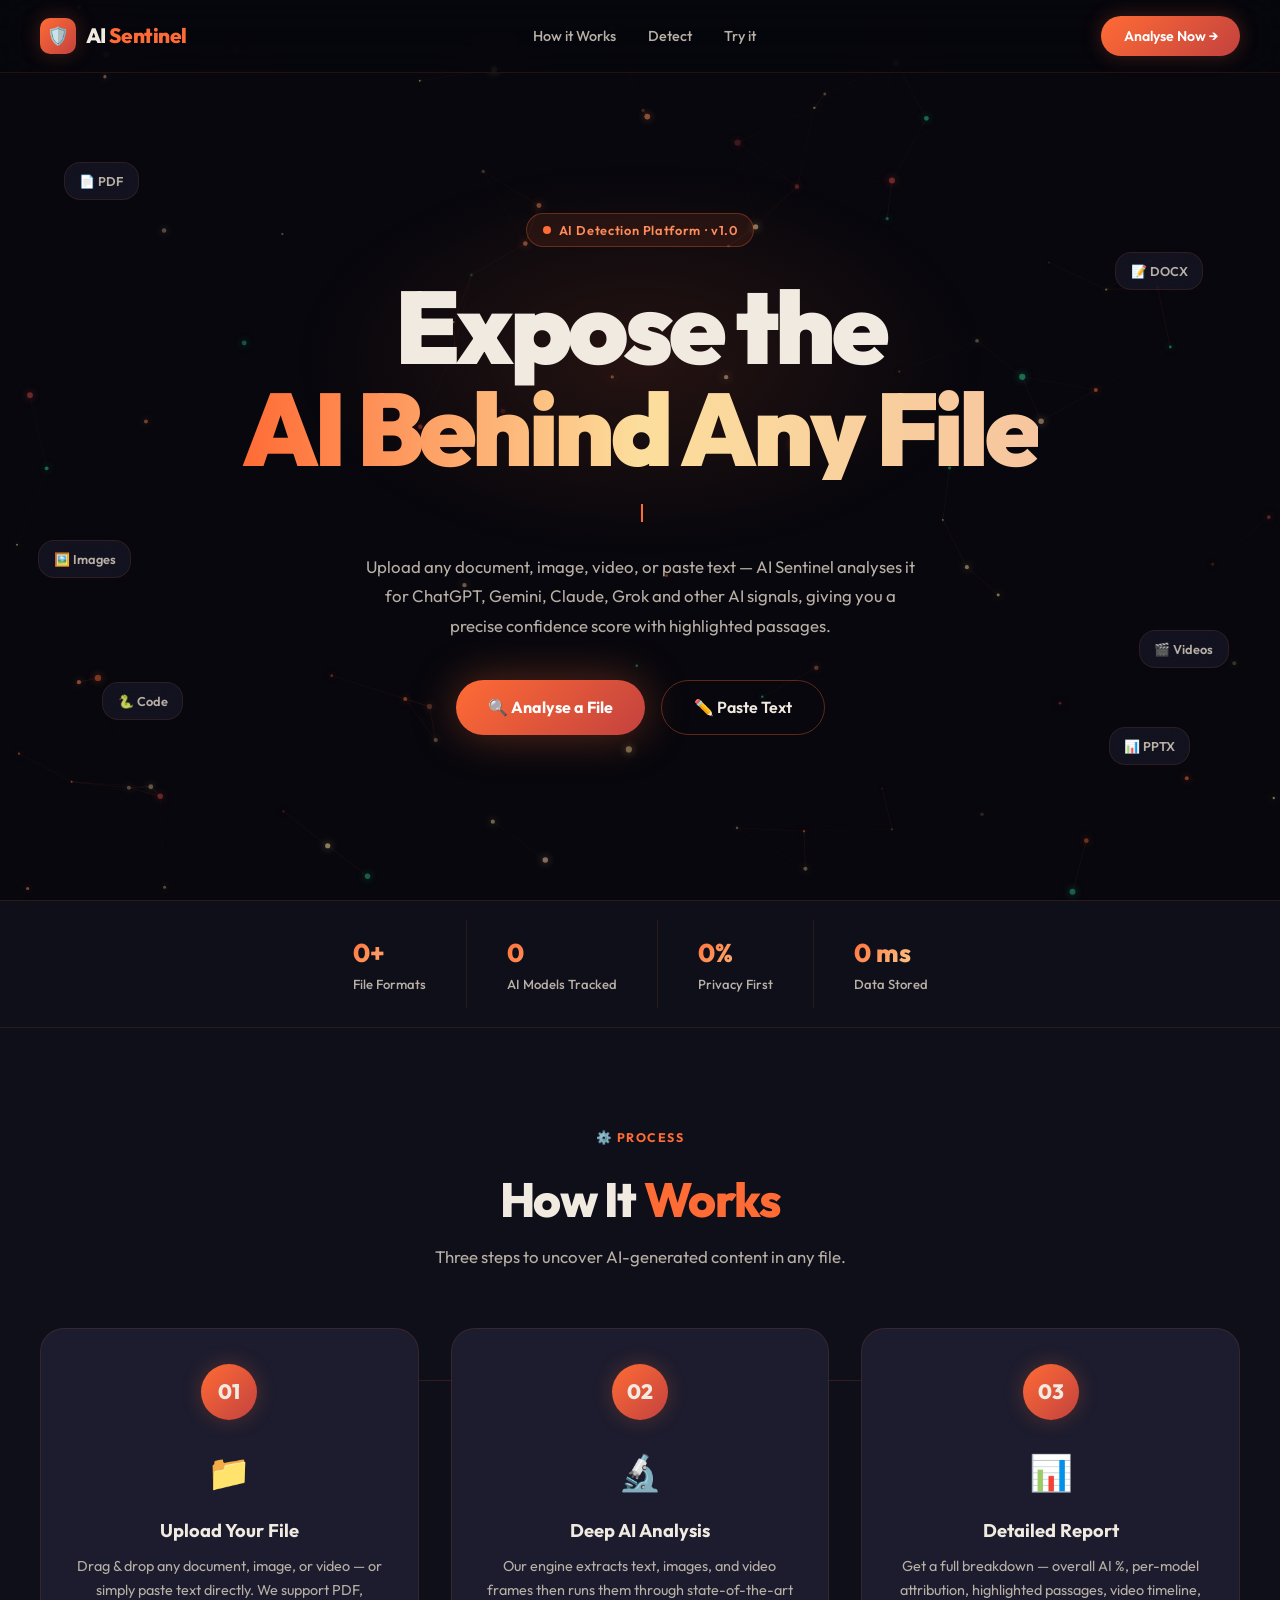
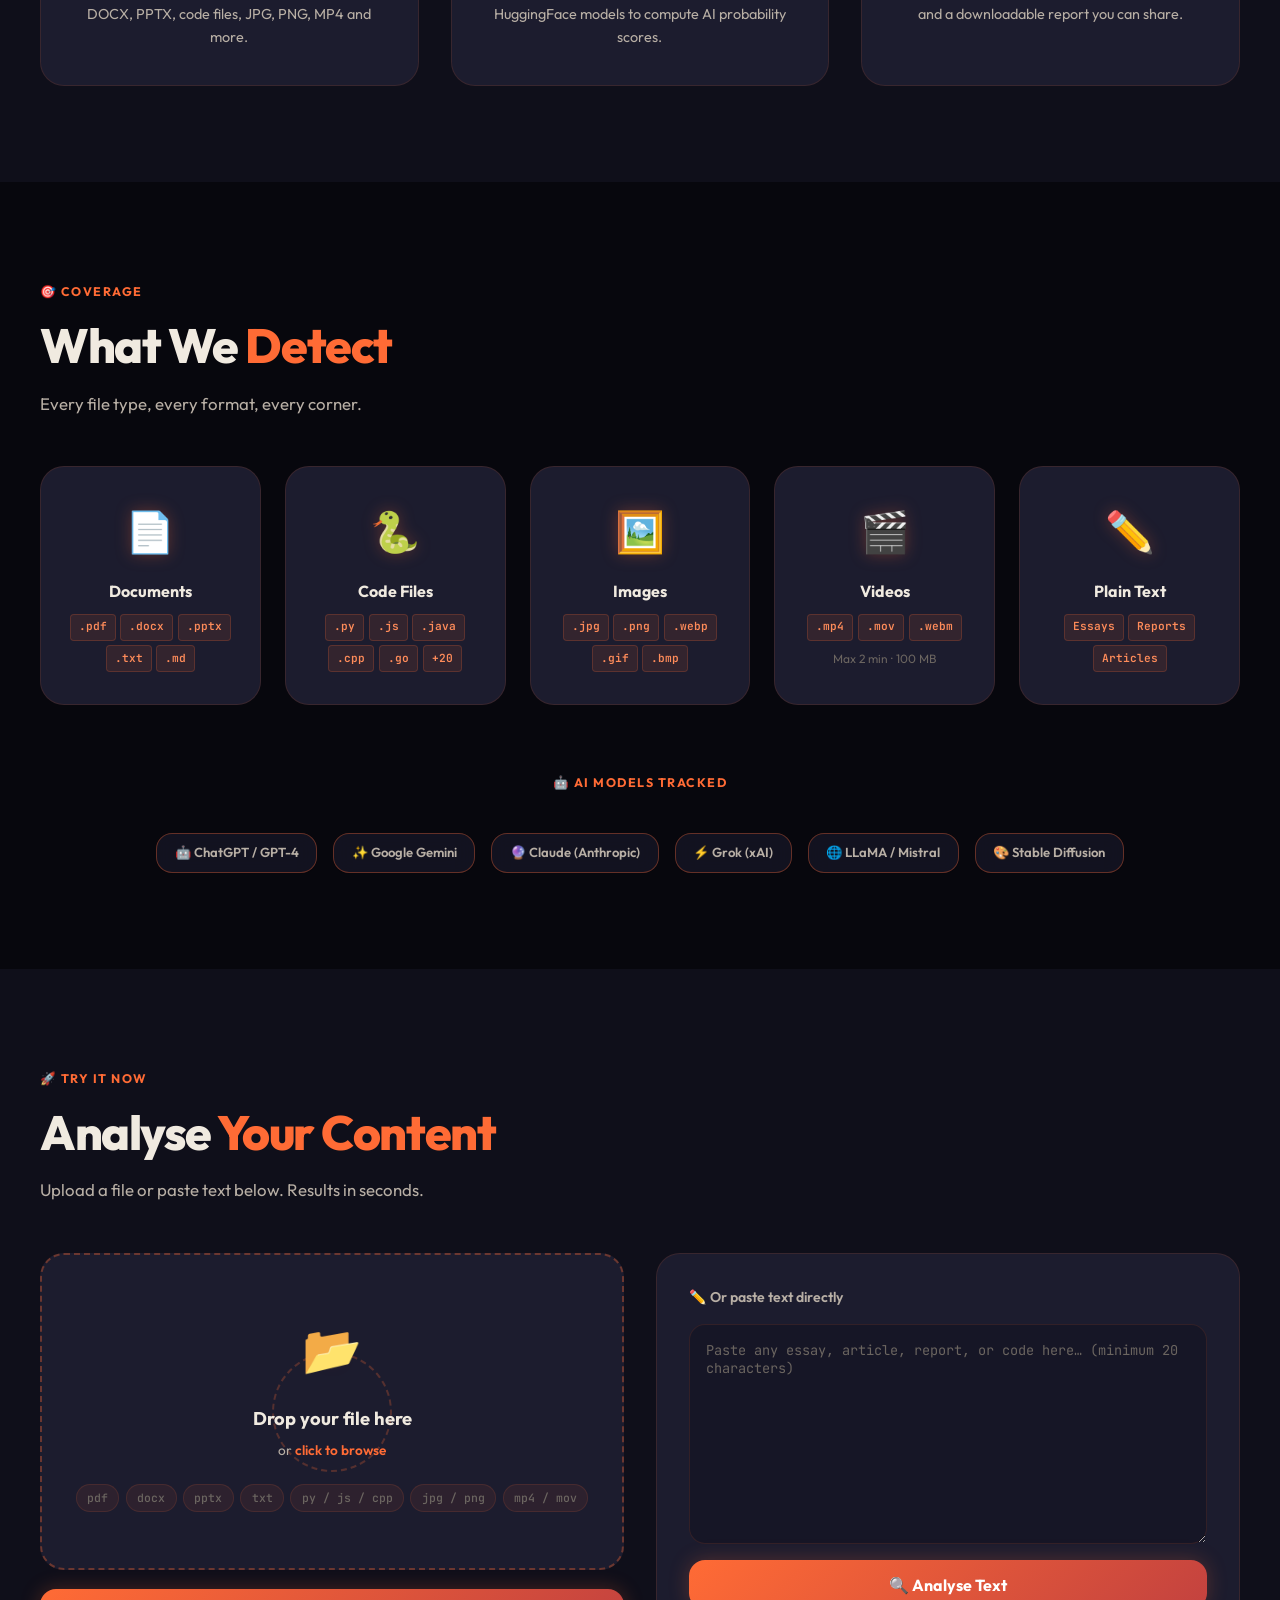
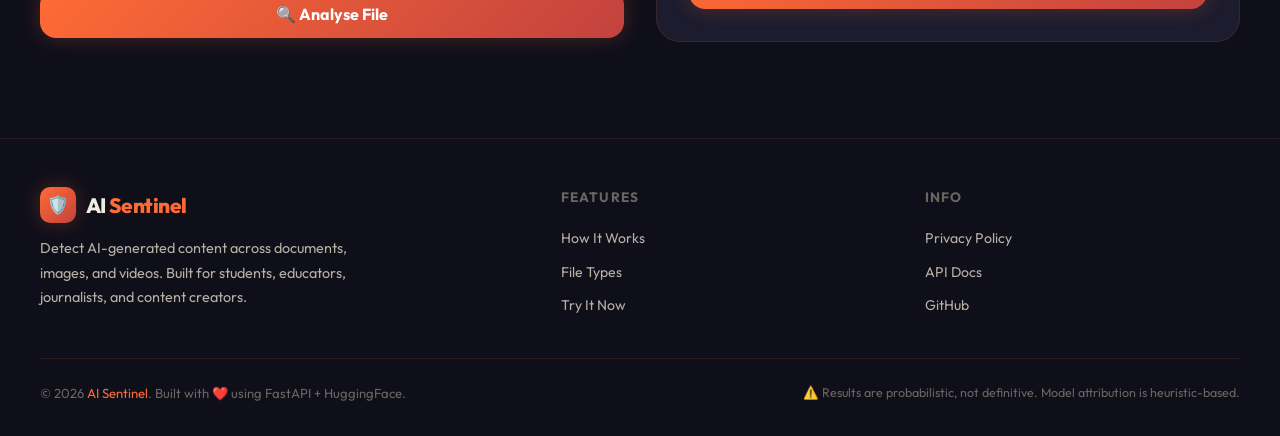
<file: frontend/index.html>
<!DOCTYPE html>
<html lang="en">
<head>
  <meta charset="UTF-8" />
  <meta name="viewport" content="width=device-width, initial-scale=1.0" />
  <title>AI Sentinel — AI Content Detector & Plagiarism Scanner</title>
  <meta name="description" content="Detect ChatGPT, Gemini, Claude & Grok AI-generated content in any file. Scan documents, images, videos, and code with AI Sentinel." />

  <link rel="stylesheet" href="css/main.css" />
  <link rel="stylesheet" href="css/animations.css" />
</head>
<body>

<!-- ══════════ HEADER ══════════ -->
<header class="header" id="header">
  <div class="logo">
    <div class="logo-icon">🛡️</div>
    <span class="logo-text">AI <span>Sentinel</span></span>
  </div>
  <nav>
    <ul class="nav">
      <li><a href="#how-it-works">How it Works</a></li>
      <li><a href="#what-we-detect">Detect</a></li>
      <li><a href="#upload">Try it</a></li>
    </ul>
  </nav>
  <a href="#upload" class="btn-header">Analyse Now →</a>
  <button class="hamburger" aria-label="Menu">
    <span></span><span></span><span></span>
  </button>
</header>

<!-- ══════════ HERO ══════════ -->
<section class="hero" id="hero">
  <canvas id="particle-canvas"></canvas>

  <!-- Floating file type badges -->
  <div class="hero-floats" aria-hidden="true">
    <div class="float-badge">📄 PDF</div>
    <div class="float-badge">📝 DOCX</div>
    <div class="float-badge">🖼️ Images</div>
    <div class="float-badge">🎬 Videos</div>
    <div class="float-badge">🐍 Code</div>
    <div class="float-badge">📊 PPTX</div>
  </div>

  <div class="hero-content">
    <div class="hero-badge">
      <span class="badge-dot"></span>
      AI Detection Platform · v1.0
    </div>

    <h1 class="hero-title">
      <span class="line1">Expose the</span>
      <span class="line2">AI Behind Any File</span>
    </h1>

    <p class="hero-typewriter">
      <span id="typewriter-text"></span><span class="typewriter-cursor"></span>
    </p>

    <p class="hero-desc">
      Upload any document, image, video, or paste text — AI Sentinel
      analyses it for ChatGPT, Gemini, Claude, Grok and other AI signals,
      giving you a precise confidence score with highlighted passages.
    </p>

    <div class="hero-actions">
      <a href="#upload" class="btn-primary">🔍 Analyse a File</a>
      <a href="#upload" class="btn-secondary">✏️ Paste Text</a>
    </div>
  </div>
</section>

<!-- ══════════ STATS BAR ══════════ -->
<div class="stats-bar">
  <div class="stat-item">
    <div>
      <div class="stat-num"><span data-count="15" data-suffix="+">0+</span></div>
      <div class="stat-label">File Formats</div>
    </div>
  </div>
  <div class="stat-item">
    <div>
      <div class="stat-num"><span data-count="6" data-suffix="">0</span></div>
      <div class="stat-label">AI Models Tracked</div>
    </div>
  </div>
  <div class="stat-item">
    <div>
      <div class="stat-num"><span data-count="100" data-suffix="%">0%</span></div>
      <div class="stat-label">Privacy First</div>
    </div>
  </div>
  <div class="stat-item">
    <div>
      <div class="stat-num"><span data-count="0" data-suffix=" ms">0 ms</span></div>
      <div class="stat-label">Data Stored</div>
    </div>
  </div>
</div>

<!-- ══════════ HOW IT WORKS ══════════ -->
<section class="how-section" id="how-it-works">
  <div class="container">
    <div style="text-align:center; margin-bottom:.5rem">
      <span class="section-tag reveal">⚙️ Process</span>
    </div>
    <h2 class="section-title reveal" style="text-align:center">How It <span>Works</span></h2>
    <p class="section-subtitle reveal" style="text-align:center; margin:0 auto 1rem">
      Three steps to uncover AI-generated content in any file.
    </p>

    <div class="steps-grid">
      <div class="step-card reveal delay-1">
        <div class="step-num">01</div>
        <div class="step-icon">📁</div>
        <h3 class="step-title">Upload Your File</h3>
        <p class="step-desc">Drag &amp; drop any document, image, or video — or simply paste text directly. We support PDF, DOCX, PPTX, code files, JPG, PNG, MP4 and more.</p>
      </div>
      <div class="step-card reveal delay-2">
        <div class="step-num">02</div>
        <div class="step-icon">🔬</div>
        <h3 class="step-title">Deep AI Analysis</h3>
        <p class="step-desc">Our engine extracts text, images, and video frames then runs them through state-of-the-art HuggingFace models to compute AI probability scores.</p>
      </div>
      <div class="step-card reveal delay-3">
        <div class="step-num">03</div>
        <div class="step-icon">📊</div>
        <h3 class="step-title">Detailed Report</h3>
        <p class="step-desc">Get a full breakdown — overall AI %, per-model attribution, highlighted passages, video timeline, and a downloadable report you can share.</p>
      </div>
    </div>
  </div>
</section>

<!-- ══════════ WHAT WE DETECT ══════════ -->
<section id="what-we-detect" style="background:var(--bg-0)">
  <div class="container">
    <span class="section-tag reveal">🎯 Coverage</span>
    <h2 class="section-title reveal">What We <span>Detect</span></h2>
    <p class="section-subtitle reveal">Every file type, every format, every corner.</p>

    <div class="detect-grid" style="margin-top:3rem">
      <div class="detect-card reveal delay-1">
        <div class="detect-icon">📄</div>
        <h3 class="detect-title">Documents</h3>
        <div class="detect-tags">
          <span class="tag">.pdf</span><span class="tag">.docx</span><span class="tag">.pptx</span>
          <span class="tag">.txt</span><span class="tag">.md</span>
        </div>
      </div>
      <div class="detect-card reveal delay-2">
        <div class="detect-icon">🐍</div>
        <h3 class="detect-title">Code Files</h3>
        <div class="detect-tags">
          <span class="tag">.py</span><span class="tag">.js</span><span class="tag">.java</span>
          <span class="tag">.cpp</span><span class="tag">.go</span><span class="tag">+20</span>
        </div>
      </div>
      <div class="detect-card reveal delay-3">
        <div class="detect-icon">🖼️</div>
        <h3 class="detect-title">Images</h3>
        <div class="detect-tags">
          <span class="tag">.jpg</span><span class="tag">.png</span><span class="tag">.webp</span>
          <span class="tag">.gif</span><span class="tag">.bmp</span>
        </div>
      </div>
      <div class="detect-card reveal delay-4">
        <div class="detect-icon">🎬</div>
        <h3 class="detect-title">Videos</h3>
        <div class="detect-tags">
          <span class="tag">.mp4</span><span class="tag">.mov</span><span class="tag">.webm</span>
        </div>
        <p style="font-size:.75rem; color:var(--txt-3); margin-top:.5rem">Max 2 min · 100 MB</p>
      </div>
      <div class="detect-card reveal delay-5">
        <div class="detect-icon">✏️</div>
        <h3 class="detect-title">Plain Text</h3>
        <div class="detect-tags">
          <span class="tag">Essays</span><span class="tag">Reports</span><span class="tag">Articles</span>
        </div>
      </div>
    </div>

    <!-- AI Models we track -->
    <div style="margin-top:4rem; text-align:center">
      <p class="section-tag reveal" style="justify-content:center">🤖 AI Models Tracked</p>
      <div style="display:flex; flex-wrap:wrap; gap:1rem; justify-content:center; margin-top:1.5rem">
        <span class="model-badge">🤖 ChatGPT / GPT-4</span>
        <span class="model-badge">✨ Google Gemini</span>
        <span class="model-badge">🔮 Claude (Anthropic)</span>
        <span class="model-badge">⚡ Grok (xAI)</span>
        <span class="model-badge">🌐 LLaMA / Mistral</span>
        <span class="model-badge">🎨 Stable Diffusion</span>
      </div>
    </div>
  </div>
</section>

<!-- ══════════ UPLOAD ZONE ══════════ -->
<section class="upload-section" id="upload">
  <div class="container">
    <span class="section-tag reveal">🚀 Try It Now</span>
    <h2 class="section-title reveal">Analyse <span>Your Content</span></h2>
    <p class="section-subtitle reveal">Upload a file or paste text below. Results in seconds.</p>

    <div class="upload-container">

      <!-- Drop Zone -->
      <div>
        <div class="drop-zone reveal reveal-left" id="drop-zone" tabindex="0" role="button" aria-label="Upload file">
          <div class="drop-orbital" aria-hidden="true"></div>
          <div class="drop-icon">📂</div>
          <h3 class="drop-title">Drop your file here</h3>
          <p class="drop-hint">or <span>click to browse</span></p>
          <div class="file-formats">
            <span class="format-chip">pdf</span>
            <span class="format-chip">docx</span>
            <span class="format-chip">pptx</span>
            <span class="format-chip">txt</span>
            <span class="format-chip">py / js / cpp</span>
            <span class="format-chip">jpg / png</span>
            <span class="format-chip">mp4 / mov</span>
          </div>
        </div>
        <input type="file" id="file-input"
          accept=".pdf,.docx,.pptx,.txt,.md,.py,.js,.ts,.jsx,.tsx,.html,.css,.java,.cpp,.c,.go,.rs,.rb,.php,.swift,.kt,.sql,.json,.xml,.yaml,.jpg,.jpeg,.png,.gif,.bmp,.webp,.mp4,.mov,.webm" />

        <div class="selected-file" id="selected-file">
          <span id="file-icon-selected" style="font-size:1.8rem">📄</span>
          <div class="file-info">
            <div class="file-name" id="file-name-display">filename.pdf</div>
            <div class="file-size" id="file-size-display">0 KB</div>
          </div>
          <button class="btn-remove-file" id="remove-file" aria-label="Remove file">✕</button>
        </div>

        <button class="btn-analyze" id="btn-analyze-file" style="margin-top:1.2rem">
          🔍 Analyse File
        </button>
      </div>

      <!-- Text Paste Panel -->
      <div class="text-panel reveal reveal-right">
        <label for="text-input">✏️ Or paste text directly</label>
        <textarea
          id="text-input"
          placeholder="Paste any essay, article, report, or code here… (minimum 20 characters)"
          spellcheck="false"
        ></textarea>
        <button class="btn-analyze" id="btn-analyze-text">
          🔍 Analyse Text
        </button>
      </div>
    </div>
  </div>
</section>

<!-- ══════════ SCAN OVERLAY ══════════ -->
<div class="scan-overlay" id="scan-overlay" role="dialog" aria-live="polite">
  <div class="scan-ring">
    <div class="ring"></div>
    <div class="ring"></div>
    <div class="ring"></div>
    <div class="scan-ring-icon">🛡️</div>
  </div>
  <h2 class="scan-title">AI Sentinel Scanning…</h2>
  <p class="scan-status" id="scan-status">Preparing…</p>
  <div class="scan-progress-bar">
    <div class="scan-progress-fill" id="scan-progress-fill"></div>
  </div>
</div>

<!-- ══════════ FOOTER ══════════ -->
<footer class="footer">
  <div class="footer-inner">
    <div class="footer-brand">
      <div class="logo" style="margin-bottom:.8rem">
        <div class="logo-icon">🛡️</div>
        <span class="logo-text">AI <span>Sentinel</span></span>
      </div>
      <p class="footer-desc">
        Detect AI-generated content across documents, images, and videos.
        Built for students, educators, journalists, and content creators.
      </p>
    </div>
    <div class="footer-col">
      <h4>Features</h4>
      <ul>
        <li><a href="#how-it-works">How It Works</a></li>
        <li><a href="#what-we-detect">File Types</a></li>
        <li><a href="#upload">Try It Now</a></li>
      </ul>
    </div>
    <div class="footer-col">
      <h4>Info</h4>
      <ul>
        <li><a href="#">Privacy Policy</a></li>
        <li><a href="#">API Docs</a></li>
        <li><a href="#">GitHub</a></li>
      </ul>
    </div>
  </div>
  <div class="footer-bottom">
    <p class="footer-copy">© 2026 <span>AI Sentinel</span>. Built with ❤️ using FastAPI + HuggingFace.</p>
    <p class="disclaimer-text">
      ⚠️ Results are probabilistic, not definitive. Model attribution is heuristic-based.
    </p>
  </div>
</footer>

<script src="js/config.js?v=2"></script>
<script src="js/particles.js?v=2"></script>
<script src="js/main.js?v=2"></script>
</body>
</html>
</file>
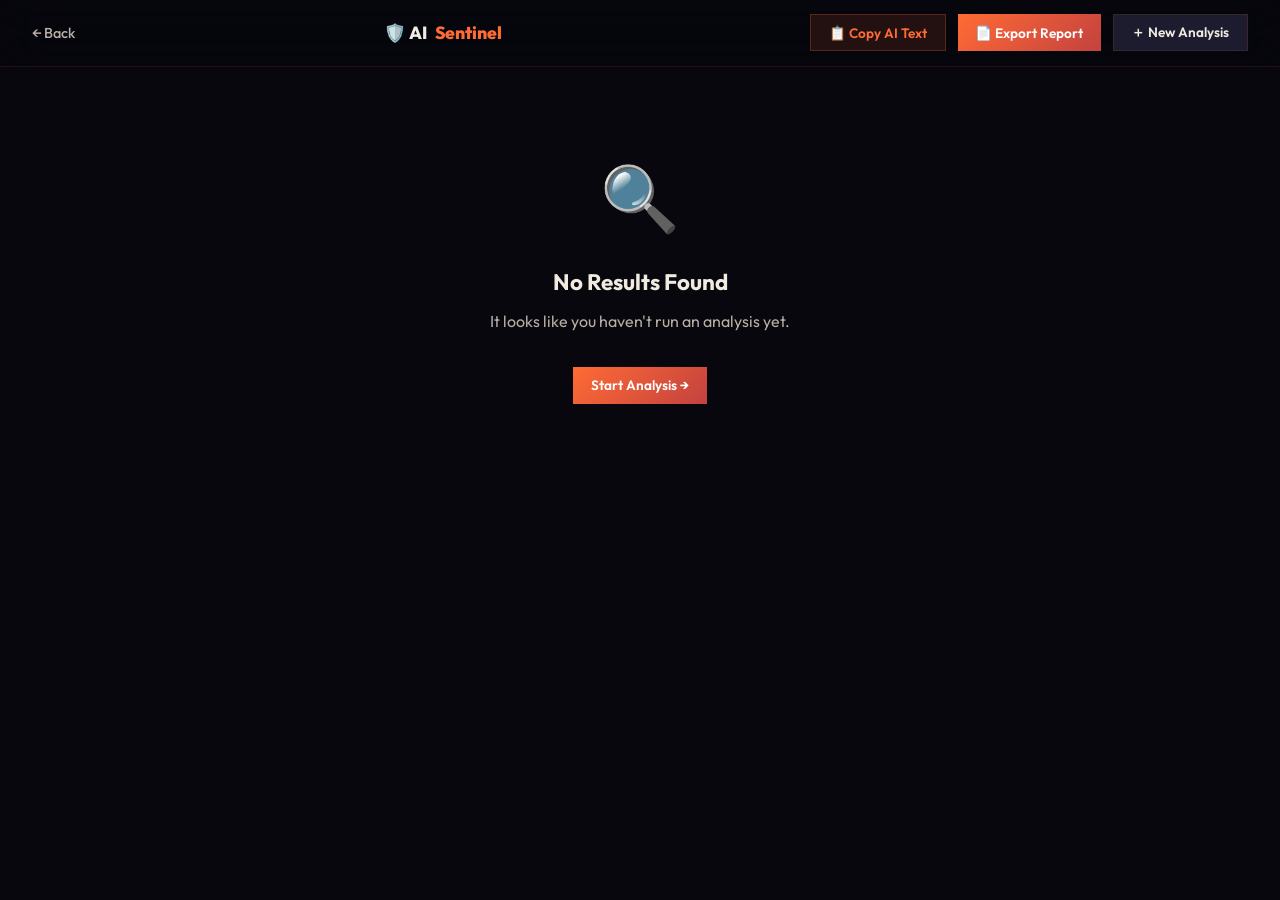
<file: frontend/results.html>
<!DOCTYPE html>
<html lang="en">
<head>
  <meta charset="UTF-8" />
  <meta name="viewport" content="width=device-width, initial-scale=1.0" />
  <title>Results — AI Sentinel</title>
  <meta name="description" content="View your AI content detection analysis results from AI Sentinel." />
  <link rel="stylesheet" href="css/results.css" />
</head>
<body>

<!-- ══════════ RESULTS HEADER ══════════ -->
<header class="results-header">
  <button class="back-btn" id="btn-back" onclick="window.location.href='/'">
    ← Back
  </button>
  <div class="results-logo">🛡️ AI <span class="dot">Sentinel</span></div>
  <div class="action-btns">
    <button class="btn-action btn-copy"   id="btn-copy">   📋 Copy AI Text</button>
    <button class="btn-action btn-export" id="btn-export"> 📄 Export Report</button>
    <button class="btn-action btn-new"    id="btn-new">    ＋ New Analysis</button>
  </div>
</header>

<!-- ══════════ EMPTY STATE ══════════ -->
<div class="state-empty" id="empty-state" style="display:none">
  <div class="icon">🔍</div>
  <h2>No Results Found</h2>
  <p>It looks like you haven't run an analysis yet.</p>
  <a href="/" class="btn-action btn-export" style="display:inline-flex">Start Analysis →</a>
</div>

<!-- ══════════ MAIN RESULTS ══════════ -->
<main class="results-main" id="results-content">

  <!-- File info bar -->
  <div class="file-info-bar">
    <div class="file-icon-lg" id="file-icon-lg">📄</div>
    <div class="file-meta">
      <h2 id="result-filename">Analysing…</h2>
      <p id="result-meta">—</p>
    </div>
    <span class="file-type-badge" id="file-type-badge">Text</span>
  </div>

  <!-- Summary row: donut + attribution -->
  <div class="summary-row">

    <!-- Donut -->
    <div class="donut-card">
      <div class="donut-wrapper">
        <svg class="donut-svg" width="180" height="180" viewBox="0 0 180 180">
          <circle class="donut-bg"    cx="90" cy="90" r="80" />
          <circle class="donut-human" cx="90" cy="90" r="80" id="donut-human" />
          <circle class="donut-ai"    cx="90" cy="90" r="80" id="donut-ai"    />
        </svg>
        <div class="donut-center">
          <div class="donut-pct" id="donut-pct">—</div>
          <div class="donut-sub" id="donut-sub">AI Content</div>
        </div>
      </div>

      <div class="donut-legend">
        <div class="legend-item">
          <span class="legend-dot" style="background:var(--ember)"></span>
          <span class="legend-label">AI-Generated</span>
          <span class="legend-pct" style="color:var(--ember)" id="legend-ai-pct">—%</span>
        </div>
        <div class="legend-item">
          <span class="legend-dot" style="background:var(--jade)"></span>
          <span class="legend-label">Human-Written</span>
          <span class="legend-pct" style="color:var(--jade)" id="legend-hum-pct">—%</span>
        </div>
      </div>
    </div>

    <!-- Model attribution -->
    <div class="attribution-card">
      <h3 class="attr-title">Estimated Model-Style Probabilities</h3>
      <p class="attr-subtitle">Based on writing-style heuristics — see disclaimer below.</p>
      <div class="model-bars" id="model-bars">
        <!-- Populated by results.js -->
      </div>
      <div class="attr-disclaimer">
        ⚠️ <strong>Disclaimer:</strong> Model attribution (ChatGPT-like, Gemini-like, etc.) is
        <strong>heuristic-based and NOT guaranteed</strong> to be scientifically accurate.
        Results are probabilistic estimates intended as guidance only — not for legal or academic enforcement.
      </div>
    </div>
  </div>

  <!-- Tabs -->
  <div class="result-tabs">
    <button class="tab-btn active" data-tab="text-tab-panel">📝 Content View</button>
    <button class="tab-btn"        data-tab="media-tab-panel">🖼️ Media View</button>
  </div>

  <!-- ── TEXT / HIGHLIGHT PANEL ── -->
  <div class="tab-panel" id="text-tab-panel">
    <div class="highlight-panel">
      <div class="highlight-legend">
        <span class="hl-legend-item">
          <span class="hl-dot" style="background:rgba(255,107,53,.5)"></span>
          ChatGPT-style AI
        </span>
        <span class="hl-legend-item">
          <span class="hl-dot" style="background:rgba(252,222,156,.5)"></span>
          Gemini-style AI
        </span>
        <span class="hl-legend-item">
          <span class="hl-dot" style="background:rgba(195,66,63,.5)"></span>
          Claude-style AI
        </span>
        <span class="hl-legend-item">
          <span class="hl-dot" style="background:var(--bg-2); border:1px solid var(--border)"></span>
          Human-written
        </span>
      </div>
      <div class="highlight-content" id="highlight-content">
        <!-- Populated by results.js -->
      </div>
    </div>
  </div>

  <!-- ── MEDIA PANEL ── -->
  <div class="tab-panel hidden" id="media-tab-panel">
    <div class="media-result">

      <div class="verdict-badge ai" id="media-verdict">—</div>
      <p style="color:var(--txt-2); font-size:.9rem" id="media-confidence"></p>
      <p style="color:var(--txt-3); font-size:.82rem; margin-top:.3rem" id="media-method"></p>
      <p style="color:var(--ember); font-size:.82rem; margin-top:.3rem; display:none"
         id="media-markers"></p>

      <!-- Video-only info -->
      <p style="color:var(--txt-2); font-size:.85rem; margin-top:.5rem" id="video-frames-info"></p>

      <!-- Video timeline -->
      <div class="video-timeline" id="video-timeline" style="display:none">
        <p class="timeline-title">Frame-by-Frame Detection Timeline</p>
        <div class="timeline-bar" id="video-timeline-bar"></div>
        <div class="timeline-labels" id="timeline-labels"></div>
        <div style="display:flex; gap:1.5rem; margin-top:.75rem; font-size:.78rem; color:var(--txt-2)">
          <span><span style="color:var(--ember)">■</span> AI frames</span>
          <span><span style="color:var(--jade)">■</span> Human frames</span>
        </div>
      </div>

      <div class="attr-disclaimer" style="margin-top:1.5rem">
        ⚠️ Image/Video detection uses visual pattern analysis and may not be 100% accurate.
        Metadata markers (Stable Diffusion, DALL-E, etc.) are reliable when present.
        Visual analysis results are estimates only.
      </div>
    </div>
  </div>

</main>

<!-- Tooltip -->
<div class="chunk-tooltip" id="chunk-tooltip"></div>

<!-- Toast -->
<div class="copy-toast" id="copy-toast"></div>

<script src="js/config.js?v=2"></script>
<script src="js/results.js?v=2"></script>
<script>
  // Show video timeline if it's a video result
  document.addEventListener('DOMContentLoaded', () => {
    const raw = sessionStorage.getItem('sentinel_result');
    if (!raw) return;
    const d = JSON.parse(raw);
    if (d.file_type === 'video' && d.frame_results?.length) {
      const tl = document.getElementById('video-timeline');
      if (tl) tl.style.display = 'block';
    }
    // Activate tabs
    document.querySelectorAll('.tab-btn').forEach(btn => {
      btn.addEventListener('click', () => {
        document.querySelectorAll('.tab-btn').forEach(b => b.classList.remove('active'));
        document.querySelectorAll('.tab-panel').forEach(p => p.classList.add('hidden'));
        btn.classList.add('active');
        const panel = document.getElementById(btn.dataset.tab);
        if (panel) panel.classList.remove('hidden');
      });
    });
  });
</script>
</body>
</html>
</file>
<file: frontend/css/main.css>
/* ═══════════════════════════════════════════════════════════
   AI SENTINEL — MAIN CSS
   Theme: Cosmic Candy (Ember · Peach · Terra · Honey)
   ═══════════════════════════════════════════════════════════ */

@import url('https://fonts.googleapis.com/css2?family=Outfit:wght@300;400;500;600;700;800;900&family=JetBrains+Mono:wght@400;500&display=swap');

/* ── DESIGN TOKENS ──────────────────────────────────────── */
:root {
  --bg-0:      #07070D;
  --bg-1:      #0F0F1A;
  --bg-2:      #161626;
  --bg-card:   #1C1C2E;
  --bg-glass:  rgba(28, 28, 46, 0.6);

  --ember:     #FF6B35;
  --ember-d:   #D94F1A;
  --ember-l:   #FF8C5A;
  --peach:     #F7C59F;
  --terra:     #C3423F;
  --honey:     #FCDE9C;
  --jade:      #2DC78A;
  --jade-d:    #1A936F;

  --txt-1:     #F0EAE0;
  --txt-2:     #B8AFA5;
  --txt-3:     #6B6560;

  --border:    rgba(255, 107, 53, 0.12);
  --border-h:  rgba(255, 107, 53, 0.35);

  --glow-sm:   0 0 20px rgba(255, 107, 53, 0.25);
  --glow-md:   0 0 45px rgba(255, 107, 53, 0.35);
  --glow-lg:   0 0 90px rgba(255, 107, 53, 0.4);

  --r-sm: 8px;  --r-md: 16px;  --r-lg: 24px;  --r-xl: 40px;
  --ease: cubic-bezier(0.4, 0, 0.2, 1);
  --t:    0.3s var(--ease);

  --font:  'Outfit', sans-serif;
  --mono:  'JetBrains Mono', monospace;
}

/* ── RESET ──────────────────────────────────────────────── */
*, *::before, *::after { box-sizing: border-box; margin: 0; padding: 0; }
html { scroll-behavior: smooth; font-size: 16px; }
body {
  font-family: var(--font);
  background: var(--bg-0);
  color: var(--txt-1);
  line-height: 1.6;
  overflow-x: hidden;
}
a { color: inherit; text-decoration: none; }
img { max-width: 100%; display: block; }
button { font-family: var(--font); cursor: pointer; border: none; outline: none; }

/* ── SCROLLBAR ───────────────────────────────────────────── */
::-webkit-scrollbar { width: 6px; }
::-webkit-scrollbar-track { background: var(--bg-1); }
::-webkit-scrollbar-thumb { background: var(--ember-d); border-radius: 3px; }
::-webkit-scrollbar-thumb:hover { background: var(--ember); }

/* ── SELECTION ───────────────────────────────────────────── */
::selection { background: rgba(255, 107, 53, 0.3); color: var(--txt-1); }

/* ══════════════════════════════════════════════════════════
   HEADER
══════════════════════════════════════════════════════════ */
.header {
  position: fixed;
  top: 0; left: 0; right: 0;
  z-index: 1000;
  display: flex;
  align-items: center;
  justify-content: space-between;
  padding: 1rem 2.5rem;
  background: rgba(7, 7, 13, 0.7);
  backdrop-filter: blur(24px);
  -webkit-backdrop-filter: blur(24px);
  border-bottom: 1px solid var(--border);
  transition: var(--t);
}
.header.scrolled {
  background: rgba(7, 7, 13, 0.92);
  box-shadow: var(--glow-sm);
}

.logo {
  display: flex;
  align-items: center;
  gap: .6rem;
  font-size: 1.3rem;
  font-weight: 800;
  letter-spacing: -.02em;
}
.logo-icon {
  width: 36px; height: 36px;
  background: linear-gradient(135deg, var(--ember), var(--terra));
  border-radius: 10px;
  display: flex; align-items: center; justify-content: center;
  font-size: 1.1rem;
  box-shadow: var(--glow-sm);
}
.logo-text { color: var(--txt-1); }
.logo-text span { color: var(--ember); }

.nav {
  display: flex;
  align-items: center;
  gap: 2rem;
  list-style: none;
}
.nav a {
  font-size: .9rem;
  font-weight: 500;
  color: var(--txt-2);
  transition: color var(--t);
  position: relative;
}
.nav a::after {
  content: '';
  position: absolute;
  bottom: -4px; left: 0;
  width: 0; height: 2px;
  background: var(--ember);
  border-radius: 1px;
  transition: width var(--t);
}
.nav a:hover { color: var(--txt-1); }
.nav a:hover::after { width: 100%; }

.btn-header {
  padding: .55rem 1.4rem;
  background: linear-gradient(135deg, var(--ember), var(--terra));
  color: #fff;
  font-size: .88rem;
  font-weight: 600;
  border-radius: var(--r-xl);
  box-shadow: var(--glow-sm);
  transition: var(--t);
}
.btn-header:hover {
  transform: translateY(-2px);
  box-shadow: var(--glow-md);
}

/* ══════════════════════════════════════════════════════════
   HERO
══════════════════════════════════════════════════════════ */
.hero {
  position: relative;
  min-height: 100svh;
  display: flex;
  flex-direction: column;
  align-items: center;
  justify-content: center;
  text-align: center;
  padding: 8rem 2rem 5rem;
  overflow: hidden;
}
#particle-canvas {
  position: absolute;
  inset: 0;
  z-index: 0;
  pointer-events: none;
}
.hero-content { position: relative; z-index: 2; max-width: 860px; }

.hero-badge {
  display: inline-flex;
  align-items: center;
  gap: .5rem;
  padding: .35rem 1rem;
  background: rgba(255, 107, 53, 0.1);
  border: 1px solid rgba(255, 107, 53, 0.3);
  border-radius: 999px;
  font-size: .8rem;
  font-weight: 600;
  color: var(--ember-l);
  margin-bottom: 1.8rem;
  letter-spacing: .05em;
}
.badge-dot {
  width: 8px; height: 8px;
  background: var(--ember);
  border-radius: 50%;
  animation: pulse-dot 1.8s ease infinite;
}

.hero-title {
  font-size: clamp(3rem, 8vw, 7rem);
  font-weight: 900;
  letter-spacing: -.04em;
  line-height: 1;
  margin-bottom: 1rem;
}
.hero-title .line1 { display: block; color: var(--txt-1); }
.hero-title .line2 {
  display: block;
  background: linear-gradient(90deg, var(--ember), var(--honey), var(--peach));
  -webkit-background-clip: text;
  -webkit-text-fill-color: transparent;
  background-clip: text;
}

.hero-typewriter {
  font-size: 1.15rem;
  font-weight: 500;
  color: var(--txt-2);
  height: 1.8em;
  margin-bottom: 1.4rem;
}
.typewriter-cursor {
  display: inline-block;
  width: 2px;
  height: 1em;
  background: var(--ember);
  margin-left: 3px;
  animation: blink 0.9s step-end infinite;
  vertical-align: text-bottom;
}

.hero-desc {
  max-width: 560px;
  margin: 0 auto 2.5rem;
  font-size: 1.05rem;
  color: var(--txt-2);
  line-height: 1.75;
}

.hero-actions {
  display: flex;
  gap: 1rem;
  justify-content: center;
  flex-wrap: wrap;
}

.btn-primary {
  display: inline-flex;
  align-items: center;
  gap: .55rem;
  padding: .85rem 2rem;
  background: linear-gradient(135deg, var(--ember), var(--terra));
  color: #fff;
  font-size: 1rem;
  font-weight: 700;
  border-radius: var(--r-xl);
  box-shadow: var(--glow-md);
  transition: var(--t);
}
.btn-primary:hover {
  transform: translateY(-3px);
  box-shadow: var(--glow-lg);
}

.btn-secondary {
  display: inline-flex;
  align-items: center;
  gap: .55rem;
  padding: .85rem 2rem;
  background: transparent;
  color: var(--txt-1);
  font-size: 1rem;
  font-weight: 600;
  border: 1.5px solid var(--border-h);
  border-radius: var(--r-xl);
  transition: var(--t);
}
.btn-secondary:hover {
  border-color: var(--ember);
  color: var(--ember);
  background: rgba(255, 107, 53, 0.07);
  transform: translateY(-3px);
}

/* Floating file badges */
.hero-floats {
  position: absolute;
  inset: 0;
  pointer-events: none;
  z-index: 1;
}
.float-badge {
  position: absolute;
  background: var(--bg-glass);
  border: 1px solid var(--border);
  backdrop-filter: blur(12px);
  border-radius: var(--r-md);
  padding: .5rem .9rem;
  font-size: .8rem;
  font-weight: 600;
  color: var(--txt-2);
  display: flex;
  align-items: center;
  gap: .4rem;
  animation: float-drift 6s ease-in-out infinite;
}
.float-badge:nth-child(1)  { top: 18%; left: 5%;   animation-delay: 0s;   animation-duration: 7s; }
.float-badge:nth-child(2)  { top: 28%; right: 6%;  animation-delay: 1s;   animation-duration: 8s; }
.float-badge:nth-child(3)  { top: 60%; left: 3%;   animation-delay: 2s;   animation-duration: 6s; }
.float-badge:nth-child(4)  { top: 70%; right: 4%;  animation-delay: 1.5s; animation-duration: 7.5s; }
.float-badge:nth-child(5)  { bottom: 20%; left: 8%; animation-delay: .5s; animation-duration: 9s; }
.float-badge:nth-child(6)  { bottom: 15%; right:7%; animation-delay: 3s;  animation-duration: 6.5s; }

/* Static model badges — used in "AI Models Tracked" section */
.model-badge {
  position: static;
  display: inline-flex;
  align-items: center;
  gap: .45rem;
  padding: .55rem 1.1rem;
  background: var(--bg-glass);
  border: 1px solid var(--border-h);
  backdrop-filter: blur(12px);
  border-radius: var(--r-md);
  font-size: .82rem;
  font-weight: 600;
  color: var(--txt-2);
  transition: border-color var(--t), color var(--t), transform var(--t);
  white-space: nowrap;
}
.model-badge:hover {
  border-color: var(--ember);
  color: var(--ember-l);
  transform: translateY(-3px);
}

/* Wrapper for model-badge group */
.model-badges-row {
  display: flex;
  flex-wrap: wrap;
  gap: 1rem;
  justify-content: center;
  margin-top: 1.5rem;
}

/* ══════════════════════════════════════════════════════════
   STATS BAR
══════════════════════════════════════════════════════════ */
.stats-bar {
  display: flex;
  justify-content: center;
  flex-wrap: wrap;
  gap: 0;
  background: var(--bg-1);
  border-top: 1px solid var(--border);
  border-bottom: 1px solid var(--border);
  padding: 1.2rem 2rem;
}
.stat-item {
  display: flex;
  align-items: center;
  gap: .8rem;
  padding: .8rem 2.5rem;
  border-right: 1px solid var(--border);
}
.stat-item:last-child { border-right: none; }
.stat-num {
  font-size: 1.6rem;
  font-weight: 800;
  background: linear-gradient(135deg, var(--ember), var(--honey));
  -webkit-background-clip: text;
  -webkit-text-fill-color: transparent;
  background-clip: text;
}
.stat-label { font-size: .82rem; color: var(--txt-2); font-weight: 500; }

/* ══════════════════════════════════════════════════════════
   SECTIONS SHARED
══════════════════════════════════════════════════════════ */
section { padding: 6rem 2rem; }
.container { max-width: 1200px; margin: 0 auto; }

.section-tag {
  display: inline-flex;
  align-items: center;
  gap: .4rem;
  font-size: .78rem;
  font-weight: 700;
  letter-spacing: .12em;
  text-transform: uppercase;
  color: var(--ember);
  margin-bottom: 1rem;
}
.section-title {
  font-size: clamp(1.8rem, 4vw, 3rem);
  font-weight: 800;
  letter-spacing: -.03em;
  line-height: 1.15;
  margin-bottom: 1rem;
}
.section-title span { color: var(--ember); }
.section-subtitle {
  font-size: 1.05rem;
  color: var(--txt-2);
  max-width: 560px;
  line-height: 1.7;
}

/* ══════════════════════════════════════════════════════════
   HOW IT WORKS
══════════════════════════════════════════════════════════ */
.how-section { background: var(--bg-1); }

.steps-grid {
  display: grid;
  grid-template-columns: repeat(auto-fit, minmax(280px, 1fr));
  gap: 2rem;
  margin-top: 3.5rem;
  position: relative;
}
.steps-grid::before {
  content: '';
  position: absolute;
  top: 52px;
  left: 15%;
  right: 15%;
  height: 1px;
  background: linear-gradient(90deg, transparent, var(--ember), transparent);
  opacity: .3;
}

.step-card {
  background: var(--bg-card);
  border: 1px solid var(--border);
  border-radius: var(--r-lg);
  padding: 2.2rem;
  text-align: center;
  position: relative;
  transition: var(--t);
}
.step-card:hover {
  border-color: var(--border-h);
  transform: translateY(-6px);
  box-shadow: var(--glow-sm);
}

.step-num {
  display: inline-flex;
  align-items: center;
  justify-content: center;
  width: 56px; height: 56px;
  background: linear-gradient(135deg, var(--ember), var(--terra));
  border-radius: 50%;
  font-size: 1.3rem;
  font-weight: 800;
  margin: 0 auto 1.5rem;
  box-shadow: var(--glow-sm);
}
.step-icon {
  font-size: 2.2rem;
  margin-bottom: 1rem;
}
.step-title { font-size: 1.15rem; font-weight: 700; margin-bottom: .6rem; }
.step-desc  { font-size: .9rem; color: var(--txt-2); line-height: 1.65; }

/* ══════════════════════════════════════════════════════════
   WHAT WE DETECT
══════════════════════════════════════════════════════════ */
.detect-grid {
  display: grid;
  grid-template-columns: repeat(auto-fit, minmax(200px, 1fr));
  gap: 1.5rem;
  margin-top: 3rem;
}

.detect-card {
  background: var(--bg-card);
  border: 1px solid var(--border);
  border-radius: var(--r-lg);
  padding: 2rem 1.5rem;
  text-align: center;
  transition: var(--t);
  cursor: default;
  position: relative;
  overflow: hidden;
}
.detect-card::before {
  content: '';
  position: absolute;
  inset: 0;
  background: linear-gradient(135deg, transparent 60%, rgba(255,107,53,.06));
  opacity: 0;
  transition: opacity var(--t);
}
.detect-card:hover {
  border-color: var(--border-h);
  transform: translateY(-4px);
  box-shadow: var(--glow-sm);
}
.detect-card:hover::before { opacity: 1; }

.detect-icon {
  font-size: 2.5rem;
  margin-bottom: 1rem;
  filter: drop-shadow(0 0 8px rgba(255, 107, 53, 0.3));
}
.detect-title { font-size: 1rem; font-weight: 700; margin-bottom: .4rem; }
.detect-tags  {
  display: flex;
  flex-wrap: wrap;
  gap: .3rem;
  justify-content: center;
  margin-top: .6rem;
}
.tag {
  font-size: .7rem;
  font-weight: 600;
  font-family: var(--mono);
  padding: .2rem .5rem;
  background: rgba(255, 107, 53, 0.1);
  border: 1px solid rgba(255, 107, 53, 0.2);
  border-radius: 4px;
  color: var(--ember-l);
}

/* ══════════════════════════════════════════════════════════
   UPLOAD ZONE
══════════════════════════════════════════════════════════ */
.upload-section { background: var(--bg-1); }

.upload-container {
  display: grid;
  grid-template-columns: 1fr 1fr;
  gap: 2rem;
  margin-top: 3rem;
  align-items: start;
}
@media (max-width: 900px) {
  .upload-container { grid-template-columns: 1fr; }
}

.drop-zone {
  position: relative;
  border: 2px dashed var(--border-h);
  border-radius: var(--r-lg);
  padding: 3.5rem 2rem;
  text-align: center;
  cursor: pointer;
  transition: var(--t);
  background: var(--bg-card);
  overflow: hidden;
}
.drop-zone::before {
  content: '';
  position: absolute;
  inset: -2px;
  border-radius: var(--r-lg);
  background: linear-gradient(135deg, var(--ember), var(--honey), var(--terra));
  z-index: -1;
  opacity: 0;
  transition: opacity var(--t);
}
.drop-zone.dragging, .drop-zone:hover {
  border-color: transparent;
  background: rgba(28, 28, 46, 0.95);
}
.drop-zone.dragging::before, .drop-zone:hover::before { opacity: .15; }
.drop-zone.dragging { box-shadow: var(--glow-md); }

.drop-orbital {
  position: absolute;
  top: 50%; left: 50%;
  transform: translate(-50%, -50%);
  width: 120px; height: 120px;
  border: 2px dashed rgba(255,107,53,.25);
  border-radius: 50%;
  animation: spin 8s linear infinite;
  pointer-events: none;
}
.drop-orbital::after {
  content: '';
  position: absolute;
  top: -5px; left: 50%;
  width: 10px; height: 10px;
  background: var(--ember);
  border-radius: 50%;
  box-shadow: var(--glow-sm);
  transform: translateX(-50%);
}

.drop-icon  { font-size: 3rem; margin-bottom: 1rem; position: relative; z-index: 1; }
.drop-title { font-size: 1.15rem; font-weight: 700; margin-bottom: .4rem; position: relative; z-index: 1; }
.drop-hint  { font-size: .85rem; color: var(--txt-2); position: relative; z-index: 1; }
.drop-hint span { color: var(--ember); font-weight: 600; }

#file-input { display: none; }

.file-formats {
  display: flex;
  flex-wrap: wrap;
  gap: .4rem;
  justify-content: center;
  margin-top: 1.4rem;
  position: relative;
  z-index: 1;
}
.format-chip {
  font-size: .72rem;
  font-family: var(--mono);
  font-weight: 500;
  padding: .25rem .65rem;
  background: rgba(255,107,53,.08);
  border: 1px solid var(--border);
  border-radius: 999px;
  color: var(--txt-3);
}

/* Text paste panel */
.text-panel {
  background: var(--bg-card);
  border: 1px solid var(--border);
  border-radius: var(--r-lg);
  padding: 2rem;
  display: flex;
  flex-direction: column;
  gap: 1rem;
}
.text-panel label {
  font-size: .88rem;
  font-weight: 600;
  color: var(--txt-2);
}
.text-panel textarea {
  width: 100%;
  min-height: 220px;
  background: var(--bg-2);
  border: 1px solid var(--border);
  border-radius: var(--r-md);
  color: var(--txt-1);
  font-family: var(--mono);
  font-size: .85rem;
  padding: 1rem;
  resize: vertical;
  outline: none;
  transition: border-color var(--t);
}
.text-panel textarea:focus {
  border-color: var(--ember);
  box-shadow: 0 0 0 3px rgba(255,107,53,.1);
}
.text-panel textarea::placeholder { color: var(--txt-3); }
.btn-analyze {
  width: 100%;
  padding: .9rem;
  background: linear-gradient(135deg, var(--ember), var(--terra));
  color: #fff;
  font-size: 1rem;
  font-weight: 700;
  border-radius: var(--r-md);
  box-shadow: var(--glow-sm);
  transition: var(--t);
}
.btn-analyze:hover {
  transform: translateY(-2px);
  box-shadow: var(--glow-md);
}
.btn-analyze:disabled {
  opacity: .5;
  cursor: not-allowed;
  transform: none;
}

/* ── Selected file preview ──────────────────────────────── */
.selected-file {
  display: none;
  align-items: center;
  gap: 1rem;
  padding: 1rem 1.4rem;
  background: rgba(255,107,53,.07);
  border: 1px solid rgba(255,107,53,.25);
  border-radius: var(--r-md);
  margin-top: 1rem;
}
.selected-file.show { display: flex; }
.file-info { flex: 1; }
.file-name { font-weight: 600; font-size: .9rem; word-break: break-all; }
.file-size { font-size: .8rem; color: var(--txt-2); margin-top: .2rem; }
.btn-remove-file {
  background: none;
  color: var(--txt-3);
  font-size: 1.2rem;
  line-height: 1;
  transition: color var(--t);
}
.btn-remove-file:hover { color: var(--terra); }

/* ══════════════════════════════════════════════════════════
   SCANNING OVERLAY
══════════════════════════════════════════════════════════ */
.scan-overlay {
  position: fixed;
  inset: 0;
  z-index: 9999;
  background: rgba(7, 7, 13, 0.95);
  backdrop-filter: blur(20px);
  display: none;
  flex-direction: column;
  align-items: center;
  justify-content: center;
  gap: 2rem;
}
.scan-overlay.show { display: flex; }

.scan-ring {
  position: relative;
  width: 120px; height: 120px;
}
.scan-ring .ring {
  position: absolute;
  inset: 0;
  border-radius: 50%;
  border: 3px solid transparent;
  border-top-color: var(--ember);
  animation: ring-spin 1.2s linear infinite;
}
.scan-ring .ring:nth-child(2) {
  inset: 10px;
  border-top-color: var(--honey);
  animation-duration: 1.8s;
  animation-direction: reverse;
}
.scan-ring .ring:nth-child(3) {
  inset: 22px;
  border-top-color: var(--terra);
  animation-duration: 2.4s;
}
.scan-ring-icon {
  position: absolute;
  inset: 0;
  display: flex; align-items: center; justify-content: center;
  font-size: 2rem;
}

.scan-title {
  font-size: 1.4rem;
  font-weight: 700;
  color: var(--txt-1);
}
.scan-status {
  font-size: .92rem;
  color: var(--txt-2);
  min-height: 1.4em;
  text-align: center;
}

.scan-progress-bar {
  width: 300px;
  height: 4px;
  background: var(--bg-2);
  border-radius: 2px;
  overflow: hidden;
}
.scan-progress-fill {
  height: 100%;
  background: linear-gradient(90deg, var(--ember), var(--honey));
  border-radius: 2px;
  width: 0%;
  transition: width .3s var(--ease);
  box-shadow: var(--glow-sm);
}

/* ══════════════════════════════════════════════════════════
   FOOTER
══════════════════════════════════════════════════════════ */
.footer {
  background: var(--bg-1);
  border-top: 1px solid var(--border);
  padding: 3rem 2rem 2rem;
}
.footer-inner {
  max-width: 1200px;
  margin: 0 auto;
  display: grid;
  grid-template-columns: 1.5fr 1fr 1fr;
  gap: 3rem;
}
@media (max-width: 768px) {
  .footer-inner { grid-template-columns: 1fr; gap: 2rem; }
}

.footer-brand .logo { margin-bottom: 1rem; }
.footer-desc { font-size: .9rem; color: var(--txt-2); line-height: 1.7; max-width: 320px; }

.footer-col h4 {
  font-size: .85rem;
  font-weight: 700;
  letter-spacing: .08em;
  text-transform: uppercase;
  color: var(--txt-3);
  margin-bottom: 1rem;
}
.footer-col ul { list-style: none; }
.footer-col li { margin-bottom: .5rem; }
.footer-col a {
  font-size: .88rem;
  color: var(--txt-2);
  transition: color var(--t);
}
.footer-col a:hover { color: var(--ember); }

.footer-bottom {
  max-width: 1200px;
  margin: 2rem auto 0;
  padding-top: 1.5rem;
  border-top: 1px solid var(--border);
  display: flex;
  align-items: center;
  justify-content: space-between;
  flex-wrap: wrap;
  gap: 1rem;
}
.footer-copy { font-size: .82rem; color: var(--txt-3); }
.footer-copy span { color: var(--ember); }
.disclaimer-text {
  font-size: .78rem;
  color: var(--txt-3);
  max-width: 500px;
  text-align: right;
}

/* ══════════════════════════════════════════════════════════
   REVEAL (scroll-triggered)
══════════════════════════════════════════════════════════ */
/* Only hide reveal elements when JS has confirmed it's running */
body.js-ready .reveal {
  opacity: 0;
  transform: translateY(30px);
  transition: opacity .7s var(--ease), transform .7s var(--ease);
}
body.js-ready .reveal.visible { opacity: 1; transform: none; }
body.js-ready .reveal-left  { opacity: 0; transform: translateX(-40px); transition: opacity .7s var(--ease), transform .7s var(--ease); }
body.js-ready .reveal-right { opacity: 0; transform: translateX(40px);  transition: opacity .7s var(--ease), transform .7s var(--ease); }
body.js-ready .reveal-left.visible, body.js-ready .reveal-right.visible { opacity: 1; transform: none; }

/* Stagger delays */
.delay-1 { transition-delay: .1s; }
.delay-2 { transition-delay: .2s; }
.delay-3 { transition-delay: .3s; }
.delay-4 { transition-delay: .4s; }
.delay-5 { transition-delay: .5s; }

/* ══════════════════════════════════════════════════════════
   MOBILE NAV
══════════════════════════════════════════════════════════ */
.hamburger { display: none; flex-direction: column; gap: 5px; background: none; }
.hamburger span { display: block; width: 24px; height: 2px; background: var(--txt-1); border-radius: 1px; transition: var(--t); }

@media (max-width: 768px) {
  .header { padding: 1rem 1.25rem; }
  .nav, .btn-header { display: none; }
  .hamburger { display: flex; }
  .hero-title { font-size: clamp(2.6rem, 12vw, 4rem); }
  .steps-grid::before { display: none; }
  .stat-item { padding: .6rem 1rem; border-right: none; border-bottom: 1px solid var(--border); }
  .stat-item:last-child { border-bottom: none; }
}
</file>
<file: frontend/css/animations.css>
/* ═══════════════════════════════════════════════════════
   AI SENTINEL — ANIMATIONS CSS
   ═══════════════════════════════════════════════════════ */

/* ── KEYFRAMES ──────────────────────────────────────────── */
@keyframes pulse-dot {
  0%, 100% { transform: scale(1); opacity: 1; }
  50%       { transform: scale(1.5); opacity: .6; }
}

@keyframes blink {
  0%, 100% { opacity: 1; }
  50%       { opacity: 0; }
}

@keyframes float-drift {
  0%, 100% { transform: translateY(0px) rotate(0deg); }
  33%       { transform: translateY(-12px) rotate(1deg); }
  66%       { transform: translateY(6px) rotate(-1deg); }
}

@keyframes spin {
  from { transform: translate(-50%, -50%) rotate(0deg); }
  to   { transform: translate(-50%, -50%) rotate(360deg); }
}

@keyframes ring-spin {
  to { transform: rotate(360deg); }
}

@keyframes hero-glow-pulse {
  0%, 100% { opacity: .15; }
  50%       { opacity: .35; }
}

@keyframes gradient-shift {
  0%, 100% { background-position: 0% 50%; }
  50%       { background-position: 100% 50%; }
}

@keyframes count-up {
  from { opacity: 0; transform: translateY(20px); }
  to   { opacity: 1; transform: none; }
}

@keyframes shimmer {
  0%   { background-position: -200% 0; }
  100% { background-position: 200% 0; }
}

@keyframes drop-pulse {
  0%, 100% { box-shadow: 0 0 0 0 rgba(255,107,53,0); }
  50%       { box-shadow: 0 0 30px 8px rgba(255,107,53,.15); }
}

@keyframes scan-wave {
  0%   { transform: scaleX(0); transform-origin: left; }
  50%  { transform: scaleX(1); transform-origin: left; }
  51%  { transform: scaleX(1); transform-origin: right; }
  100% { transform: scaleX(0); transform-origin: right; }
}

@keyframes fade-in-up {
  from { opacity: 0; transform: translateY(24px); }
  to   { opacity: 1; transform: none; }
}

@keyframes draw-circle {
  from { stroke-dashoffset: 502; }
  to   { stroke-dashoffset: 0; }
}

@keyframes bar-grow {
  from { width: 0; }
}

/* ── HERO RADIAL GLOW ────────────────────────────────────── */
.hero::after {
  content: '';
  position: absolute;
  top: 40%;
  left: 50%;
  transform: translate(-50%, -50%);
  width: 700px;
  height: 400px;
  background: radial-gradient(ellipse, rgba(255,107,53,.12) 0%, transparent 70%);
  pointer-events: none;
  animation: hero-glow-pulse 4s ease infinite;
}

/* ── ANIMATED GRADIENT TEXT ──────────────────────────────── */
.gradient-text-animated {
  background: linear-gradient(270deg, var(--ember), var(--honey), var(--peach), var(--terra));
  background-size: 400% 400%;
  -webkit-background-clip: text;
  -webkit-text-fill-color: transparent;
  background-clip: text;
  animation: gradient-shift 5s ease infinite;
}

/* ── SHIMMER LOADING ─────────────────────────────────────── */
.shimmer {
  background: linear-gradient(90deg, var(--bg-card) 25%, rgba(255,107,53,.08) 50%, var(--bg-card) 75%);
  background-size: 200% 100%;
  animation: shimmer 1.8s infinite;
}

/* ── HERO ENTRANCE ───────────────────────────────────────── */
.hero-badge  { animation: fade-in-up .6s var(--ease) .1s both; }
.hero-title  { animation: fade-in-up .7s var(--ease) .25s both; }
.hero-typewriter { animation: fade-in-up .6s var(--ease) .45s both; }
.hero-desc   { animation: fade-in-up .6s var(--ease) .6s both; }
.hero-actions { animation: fade-in-up .6s var(--ease) .75s both; }
.float-badge { animation: float-drift 8s ease-in-out infinite; }

/* ── DROP ZONE ANIMATION ─────────────────────────────────── */
.drop-zone:focus-within, .drop-zone.active {
  animation: drop-pulse 2s ease infinite;
}

/* ── SCAN STEPS TEXT CYCLING ─────────────────────────────── */
.scan-status {
  animation: fade-in-up .4s var(--ease);
}

/* ── STEP CARD ICON HOVER ────────────────────────────────── */
.step-card:hover .step-icon {
  animation: float-drift 2s ease-in-out infinite;
}

/* ── DETECT CARD HOVER GLOW ──────────────────────────────── */
.detect-card:hover .detect-icon {
  filter: drop-shadow(0 0 16px rgba(255,107,53,.6));
  transform: scale(1.1);
  transition: all .3s var(--ease);
}

/* ── BUTTON RIPPLE ───────────────────────────────────────── */
.btn-primary, .btn-analyze {
  position: relative;
  overflow: hidden;
}
.btn-primary::after, .btn-analyze::after {
  content: '';
  position: absolute;
  inset: 0;
  background: radial-gradient(circle at center, rgba(255,255,255,.15) 0%, transparent 70%);
  opacity: 0;
  transition: opacity .3s;
}
.btn-primary:active::after, .btn-analyze:active::after { opacity: 1; }

/* ── PARTICLE CANVAS FADE ────────────────────────────────── */
#particle-canvas {
  animation: fade-in-up 1s ease .1s both;
}

/* ── TAB UNDERLINE SLIDE ─────────────────────────────────── */
.tab-btn { position: relative; }
.tab-btn.active::after {
  content: '';
  position: absolute;
  bottom: -2px; left: 0; right: 0;
  height: 2px;
  background: linear-gradient(90deg, var(--ember), var(--honey));
  border-radius: 1px;
  animation: bar-grow .3s var(--ease);
}

/* ── ORBITAL FLOAT BADGES (hero) ─────────────────────────── */
.float-badge { opacity: 0; animation: fade-in-up .6s var(--ease) 1s both, float-drift 8s ease-in-out 1.6s infinite; }
.float-badge:nth-child(1) { animation-delay: 1.0s, 1.6s; }
.float-badge:nth-child(2) { animation-delay: 1.2s, 1.8s; }
.float-badge:nth-child(3) { animation-delay: 1.4s, 2.0s; }
.float-badge:nth-child(4) { animation-delay: 1.6s, 2.2s; }
.float-badge:nth-child(5) { animation-delay: 1.8s, 2.4s; }
.float-badge:nth-child(6) { animation-delay: 2.0s, 2.6s; }
</file>
<file: frontend/css/results.css>
/* ═══════════════════════════════════════════════════════
   AI SENTINEL — RESULTS PAGE CSS
   ═══════════════════════════════════════════════════════ */
@import url('https://fonts.googleapis.com/css2?family=Outfit:wght@300;400;500;600;700;800;900&family=JetBrains+Mono:wght@400;500&display=swap');

:root {
  --bg-0:    #07070D; --bg-1: #0F0F1A; --bg-2: #161626; --bg-card: #1C1C2E;
  --ember:   #FF6B35; --ember-d: #D94F1A; --ember-l: #FF8C5A;
  --peach:   #F7C59F; --terra: #C3423F; --honey: #FCDE9C; --jade: #2DC78A;
  --txt-1:   #F0EAE0; --txt-2: #B8AFA5; --txt-3: #6B6560;
  --border:  rgba(255,107,53,.12); --border-h: rgba(255,107,53,.35);
  --glow-sm: 0 0 20px rgba(255,107,53,.25);
  --r-sm: 8px; --r-md: 16px; --r-lg: 24px;
  --ease: cubic-bezier(0.4,0,0.2,1); --t: .3s var(--ease);
  --font: 'Outfit',sans-serif; --mono: 'JetBrains Mono',monospace;
}

*, *::before, *::after { box-sizing: border-box; margin: 0; padding: 0; }
html { scroll-behavior: smooth; }
body {
  font-family: var(--font);
  background: var(--bg-0);
  color: var(--txt-1);
  line-height: 1.6;
  overflow-x: hidden;
  min-height: 100vh;
}
::-webkit-scrollbar { width: 6px; }
::-webkit-scrollbar-track { background: var(--bg-1); }
::-webkit-scrollbar-thumb { background: var(--ember-d); border-radius: 3px; }
::selection { background: rgba(255,107,53,.3); }
button { font-family: var(--font); cursor: pointer; border: none; outline: none; }
a { color: inherit; text-decoration: none; }

/* ── RESULTS HEADER ──────────────────────────────────────── */
.results-header {
  position: sticky; top: 0; z-index: 100;
  background: rgba(7,7,13,.85);
  backdrop-filter: blur(20px);
  border-bottom: 1px solid var(--border);
  padding: .9rem 2rem;
  display: flex; align-items: center; justify-content: space-between;
}
.back-btn {
  display: flex; align-items: center; gap: .5rem;
  background: none; color: var(--txt-2);
  font-size: .9rem; font-weight: 500;
  transition: color var(--t);
}
.back-btn:hover { color: var(--ember); }
.results-logo {
  font-size: 1.1rem; font-weight: 800;
  display: flex; align-items: center; gap: .5rem;
}
.results-logo .dot { color: var(--ember); }
.action-btns { display: flex; gap: .75rem; }
.btn-action {
  display: flex; align-items: center; gap: .4rem;
  padding: .5rem 1.1rem;
  font-size: .85rem; font-weight: 600;
  border-radius: var(--r-xl);
  transition: var(--t);
}
.btn-copy   { background: rgba(255,107,53,.12); color: var(--ember); border: 1px solid rgba(255,107,53,.25); }
.btn-copy:hover { background: rgba(255,107,53,.2); }
.btn-export { background: linear-gradient(135deg, var(--ember), var(--terra)); color: #fff; }
.btn-export:hover { transform: translateY(-2px); box-shadow: var(--glow-sm); }
.btn-new    { background: var(--bg-card); color: var(--txt-1); border: 1px solid var(--border); }
.btn-new:hover { border-color: var(--border-h); }

/* ── RESULTS LAYOUT ──────────────────────────────────────── */
.results-main {
  max-width: 1260px;
  margin: 0 auto;
  padding: 2.5rem 2rem 5rem;
}

/* ── FILE INFO BAR ───────────────────────────────────────── */
.file-info-bar {
  display: flex; align-items: center; gap: 1.2rem;
  background: var(--bg-card);
  border: 1px solid var(--border);
  border-radius: var(--r-lg);
  padding: 1.2rem 1.6rem;
  margin-bottom: 2rem;
  animation: fade-in-up .5s var(--ease) both;
}
.file-icon-lg { font-size: 2.4rem; }
.file-meta h2 { font-size: 1.05rem; font-weight: 700; word-break: break-all; }
.file-meta p  { font-size: .82rem; color: var(--txt-2); margin-top: .15rem; }
.file-type-badge {
  margin-left: auto;
  padding: .35rem .9rem;
  background: rgba(255,107,53,.1);
  border: 1px solid rgba(255,107,53,.25);
  border-radius: 999px;
  font-size: .78rem; font-weight: 700; color: var(--ember-l);
  text-transform: uppercase; letter-spacing: .06em;
}

/* ── SUMMARY ROW ─────────────────────────────────────────── */
.summary-row {
  display: grid;
  grid-template-columns: 280px 1fr;
  gap: 2rem;
  margin-bottom: 2rem;
}
@media (max-width: 860px) { .summary-row { grid-template-columns: 1fr; } }

/* Donut card */
.donut-card {
  background: var(--bg-card);
  border: 1px solid var(--border);
  border-radius: var(--r-lg);
  padding: 2rem;
  display: flex; flex-direction: column; align-items: center;
  gap: 1.2rem;
  animation: fade-in-up .6s var(--ease) .1s both;
}
.donut-wrapper { position: relative; width: 180px; height: 180px; }
.donut-svg { transform: rotate(-90deg); }
.donut-bg   { fill: none; stroke: var(--bg-2); stroke-width: 18; }
.donut-ai   { fill: none; stroke: var(--ember); stroke-width: 18; stroke-linecap: round;
              stroke-dasharray: 0 502; transition: stroke-dasharray 1.8s var(--ease); }
.donut-human{ fill: none; stroke: var(--jade);  stroke-width: 18; stroke-linecap: round;
              stroke-dasharray: 0 502; transition: stroke-dasharray 1.8s var(--ease) .2s; }
.donut-center {
  position: absolute; inset: 0;
  display: flex; flex-direction: column; align-items: center; justify-content: center;
}
.donut-pct  { font-size: 2.2rem; font-weight: 800; color: var(--ember); line-height: 1; }
.donut-sub  { font-size: .72rem; color: var(--txt-2); font-weight: 500; margin-top: .2rem; }

.donut-legend { width: 100%; }
.legend-item {
  display: flex; align-items: center; justify-content: space-between;
  padding: .45rem 0;
  border-bottom: 1px solid var(--border);
}
.legend-item:last-child { border-bottom: none; }
.legend-dot { width: 10px; height: 10px; border-radius: 50%; flex-shrink: 0; }
.legend-label { font-size: .85rem; font-weight: 500; margin-left: .6rem; flex: 1; }
.legend-pct   { font-size: .9rem; font-weight: 700; }

/* Model attribution card */
.attribution-card {
  background: var(--bg-card);
  border: 1px solid var(--border);
  border-radius: var(--r-lg);
  padding: 2rem;
  animation: fade-in-up .6s var(--ease) .2s both;
}
.attr-title { font-size: 1rem; font-weight: 700; margin-bottom: .35rem; }
.attr-subtitle { font-size: .82rem; color: var(--txt-2); margin-bottom: 1.8rem; }
.attr-disclaimer {
  font-size: .78rem; color: var(--txt-3);
  background: rgba(252,222,156,.06);
  border: 1px solid rgba(252,222,156,.15);
  border-radius: var(--r-sm);
  padding: .7rem 1rem;
  margin-top: 1.5rem;
  line-height: 1.5;
}

.model-bars { display: flex; flex-direction: column; gap: 1.1rem; }
.model-bar-item {}
.model-bar-header {
  display: flex; align-items: center; justify-content: space-between;
  margin-bottom: .4rem;
}
.model-name { display: flex; align-items: center; gap: .5rem; font-size: .88rem; font-weight: 600; }
.model-icon { font-size: 1rem; }
.model-pct  { font-size: .88rem; font-weight: 700; }
.model-bar-track {
  height: 8px; background: var(--bg-2); border-radius: 4px; overflow: hidden;
}
.model-bar-fill {
  height: 100%; border-radius: 4px;
  width: 0%;
  transition: width 1.4s var(--ease);
}

/* ── TABS ────────────────────────────────────────────────── */
.result-tabs {
  display: flex; gap: 0;
  background: var(--bg-card);
  border: 1px solid var(--border);
  border-radius: var(--r-md);
  padding: .3rem;
  margin-bottom: 1.5rem;
  animation: fade-in-up .5s var(--ease) .3s both;
  width: fit-content;
}
.tab-btn {
  padding: .55rem 1.3rem;
  font-size: .88rem; font-weight: 600;
  color: var(--txt-2);
  background: none;
  border-radius: var(--r-sm);
  transition: var(--t);
}
.tab-btn.active {
  background: linear-gradient(135deg, var(--ember), var(--terra));
  color: #fff;
  box-shadow: var(--glow-sm);
}
.tab-btn:not(.active):hover { color: var(--txt-1); }

/* ── TEXT HIGHLIGHT VIEW ─────────────────────────────────── */
.highlight-panel {
  background: var(--bg-card);
  border: 1px solid var(--border);
  border-radius: var(--r-lg);
  padding: 2rem;
  animation: fade-in-up .5s var(--ease) .4s both;
}
.highlight-legend {
  display: flex; gap: 1rem; margin-bottom: 1.5rem; flex-wrap: wrap;
}
.hl-legend-item { display: flex; align-items: center; gap: .4rem; font-size: .8rem; color: var(--txt-2); }
.hl-dot { width: 10px; height: 10px; border-radius: 2px; }

.highlight-content {
  font-size: .93rem;
  line-height: 2;
  color: var(--txt-1);
  white-space: pre-wrap;
  word-break: break-word;
  font-family: var(--mono);
  max-height: 500px;
  overflow-y: auto;
  padding-right: .5rem;
}
.chunk-human { }
.chunk-ai {
  background: rgba(255,107,53,.15);
  border-bottom: 2px solid rgba(255,107,53,.5);
  border-radius: 3px;
  padding: 0 2px;
  cursor: pointer;
  transition: background var(--t);
}
.chunk-ai:hover { background: rgba(255,107,53,.28); }
.chunk-ai.chatgpt-like { background: rgba(255,107,53,.15); border-bottom-color: var(--ember); }
.chunk-ai.gemini-like  { background: rgba(252,222,156,.12); border-bottom-color: var(--honey); }
.chunk-ai.claude-like  { background: rgba(195,66,63,.15);   border-bottom-color: var(--terra); }

/* ── IMAGE / VIDEO RESULT ────────────────────────────────── */
.media-result {
  background: var(--bg-card);
  border: 1px solid var(--border);
  border-radius: var(--r-lg);
  padding: 2rem;
  animation: fade-in-up .5s var(--ease) .4s both;
}
.media-preview {
  display: grid; grid-template-columns: 1fr 1fr; gap: 2rem; margin-bottom: 2rem;
}
@media (max-width: 640px) { .media-preview { grid-template-columns: 1fr; } }
.media-panel h4 { font-size: .85rem; color: var(--txt-2); margin-bottom: .8rem; font-weight: 600; text-transform: uppercase; letter-spacing: .06em; }
.media-panel img, .media-panel video { width: 100%; border-radius: var(--r-md); }

.verdict-badge {
  display: inline-flex; align-items: center; gap: .5rem;
  padding: .6rem 1.4rem;
  border-radius: 999px;
  font-size: .95rem; font-weight: 700;
  margin-bottom: 1.5rem;
}
.verdict-badge.ai    { background: rgba(255,107,53,.15); color: var(--ember-l); border: 1px solid rgba(255,107,53,.3); }
.verdict-badge.human { background: rgba(45,199,138,.12); color: var(--jade);    border: 1px solid rgba(45,199,138,.25); }

/* Video timeline */
.video-timeline {
  background: var(--bg-2);
  border-radius: var(--r-md);
  padding: 1.2rem;
  margin-top: 1rem;
}
.timeline-title { font-size: .85rem; font-weight: 600; color: var(--txt-2); margin-bottom: .75rem; }
.timeline-bar {
  height: 36px;
  background: var(--bg-0);
  border-radius: 6px;
  overflow: hidden;
  display: flex;
  position: relative;
}
.timeline-seg {
  height: 100%;
  transition: opacity var(--t);
}
.timeline-seg.ai    { background: var(--ember); opacity: .8; }
.timeline-seg.human { background: var(--jade);  opacity: .3; }
.timeline-seg:hover { opacity: 1; }
.timeline-labels {
  display: flex; justify-content: space-between;
  margin-top: .4rem;
  font-size: .72rem; color: var(--txt-3);
  font-family: var(--mono);
}

/* ── CHUNK TOOLTIP ───────────────────────────────────────── */
.chunk-tooltip {
  position: fixed;
  background: var(--bg-card);
  border: 1px solid var(--border-h);
  border-radius: var(--r-sm);
  padding: .6rem 1rem;
  font-size: .82rem;
  color: var(--ember-l);
  pointer-events: none;
  z-index: 9999;
  box-shadow: var(--glow-sm);
  opacity: 0;
  transform: translateY(4px);
  transition: opacity .2s, transform .2s;
}
.chunk-tooltip.show { opacity: 1; transform: none; }

/* ── COPY NOTIFICATION ───────────────────────────────────── */
.copy-toast {
  position: fixed;
  bottom: 2rem; left: 50%;
  transform: translateX(-50%) translateY(20px);
  background: var(--bg-card);
  border: 1px solid var(--border-h);
  border-radius: 999px;
  padding: .6rem 1.6rem;
  font-size: .88rem; font-weight: 600; color: var(--jade);
  display: flex; align-items: center; gap: .5rem;
  opacity: 0;
  transition: opacity .3s, transform .3s;
  z-index: 9998;
  pointer-events: none;
}
.copy-toast.show { opacity: 1; transform: translateX(-50%) translateY(0); }

/* ── EMPTY / ERROR STATE ─────────────────────────────────── */
.state-empty {
  text-align: center;
  padding: 5rem 2rem;
}
.state-empty .icon { font-size: 4rem; margin-bottom: 1rem; }
.state-empty h2 { font-size: 1.4rem; font-weight: 700; margin-bottom: .5rem; }
.state-empty p  { color: var(--txt-2); margin-bottom: 2rem; }

/* ── ANIMATIONS (reused) ─────────────────────────────────── */
@keyframes fade-in-up {
  from { opacity: 0; transform: translateY(20px); }
  to   { opacity: 1; transform: none; }
}
</file>
